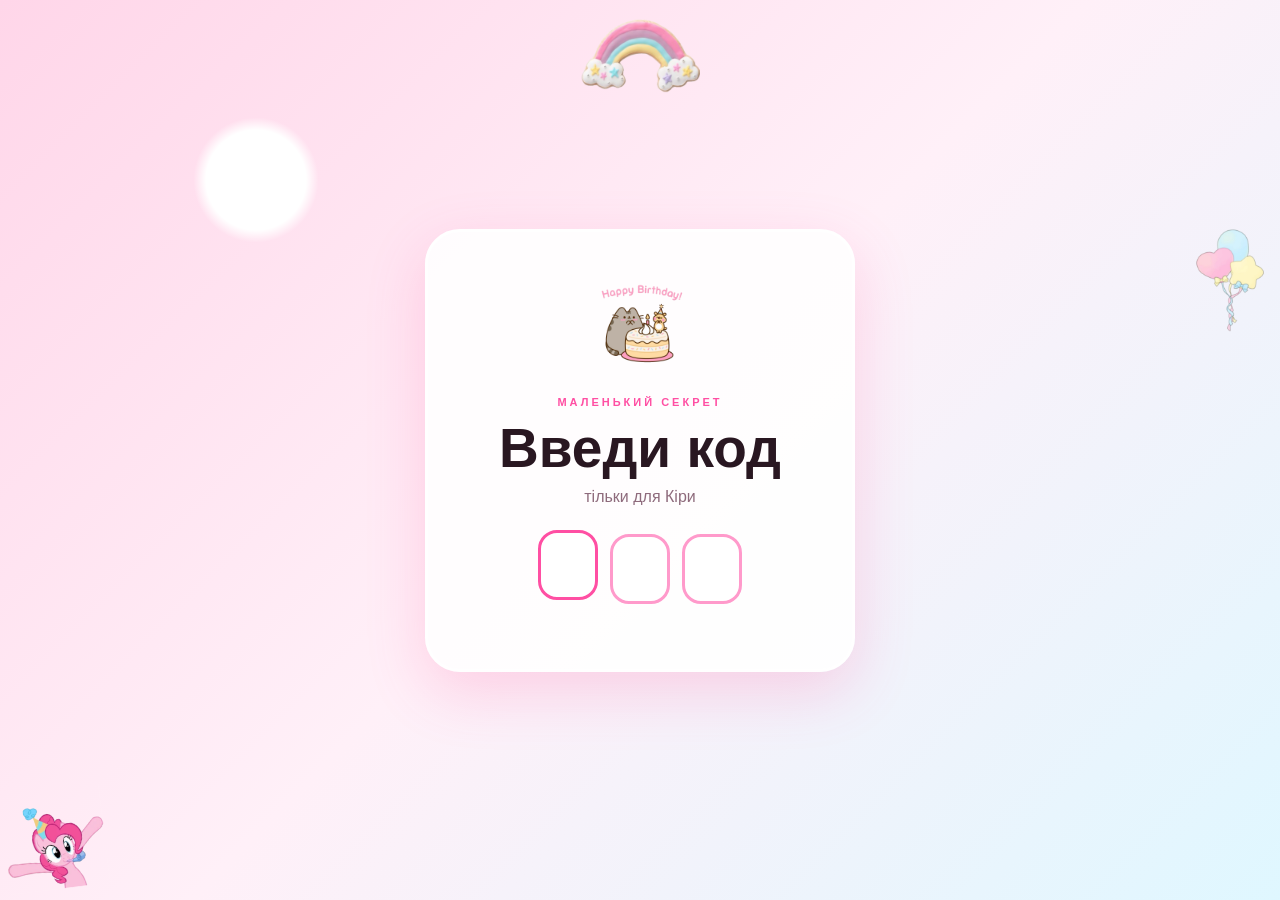
<file: index.html>
<!DOCTYPE html>
<html lang="uk">
<head>
  <meta charset="UTF-8">
  <meta name="viewport" content="width=device-width, initial-scale=1.0, maximum-scale=1.0, user-scalable=no">
  <title>Для Кіри 💗</title>
  <link rel="stylesheet" href="style.css">
</head>

<body class="page code-page">

<div class="decor rainbow">
  <img src="Без названия45_20260923132615.png">
</div>

<div class="decor pinkie">
  <img src="Без названия45_20260923132427.png">
</div>

<div class="decor balloons">
  <img src="Без названия45_20260923132637.png">
</div>

<div class="code-card">

  <img
    class="code-pusheen"
    src="Без названия45_20260923132322.png"
  >

  <p class="eyebrow">маленький секрет</p>

  <h1>Введи код</h1>

  <p class="subtext">тільки для Кіри</p>

  <div class="code-inputs">
    <input id="c1" maxlength="1" inputmode="numeric">
    <input id="c2" maxlength="1" inputmode="numeric">
    <input id="c3" maxlength="1" inputmode="numeric">
  </div>

  <p id="wrong" class="wrong">спробуй ще раз</p>

</div>

<audio id="music" loop>
  <source src="Happy birthday meow meow .mp3" type="audio/mpeg">
</audio>

<script>
document.addEventListener("DOMContentLoaded", function () {

  const inputs = [
    document.getElementById("c1"),
    document.getElementById("c2"),
    document.getElementById("c3")
  ];

  inputs[0].focus();

  inputs.forEach(function(input, index) {

    input.addEventListener("input", function() {

      input.value = input.value.replace(/\D/g, "");

      if (input.value && index < 2) {
        inputs[index + 1].focus();
      }

      if (
        inputs[0].value &&
        inputs[1].value &&
        inputs[2].value
      ) {

        const code =
          inputs[0].value +
          inputs[1].value +
          inputs[2].value;

        if (code === "123") {

          window.location.href = "fireworks.html";

        } else {

          const wrong = document.getElementById("wrong");

          if (wrong) {
            wrong.classList.add("show");
          }

          setTimeout(function() {
            inputs.forEach(function(item) {
              item.value = "";
            });

            if (wrong) {
              wrong.classList.remove("show");
            }

            inputs[0].focus();

          }, 700);
        }
      }

    });

  });

});
</script>
</body>
</html>
</file>
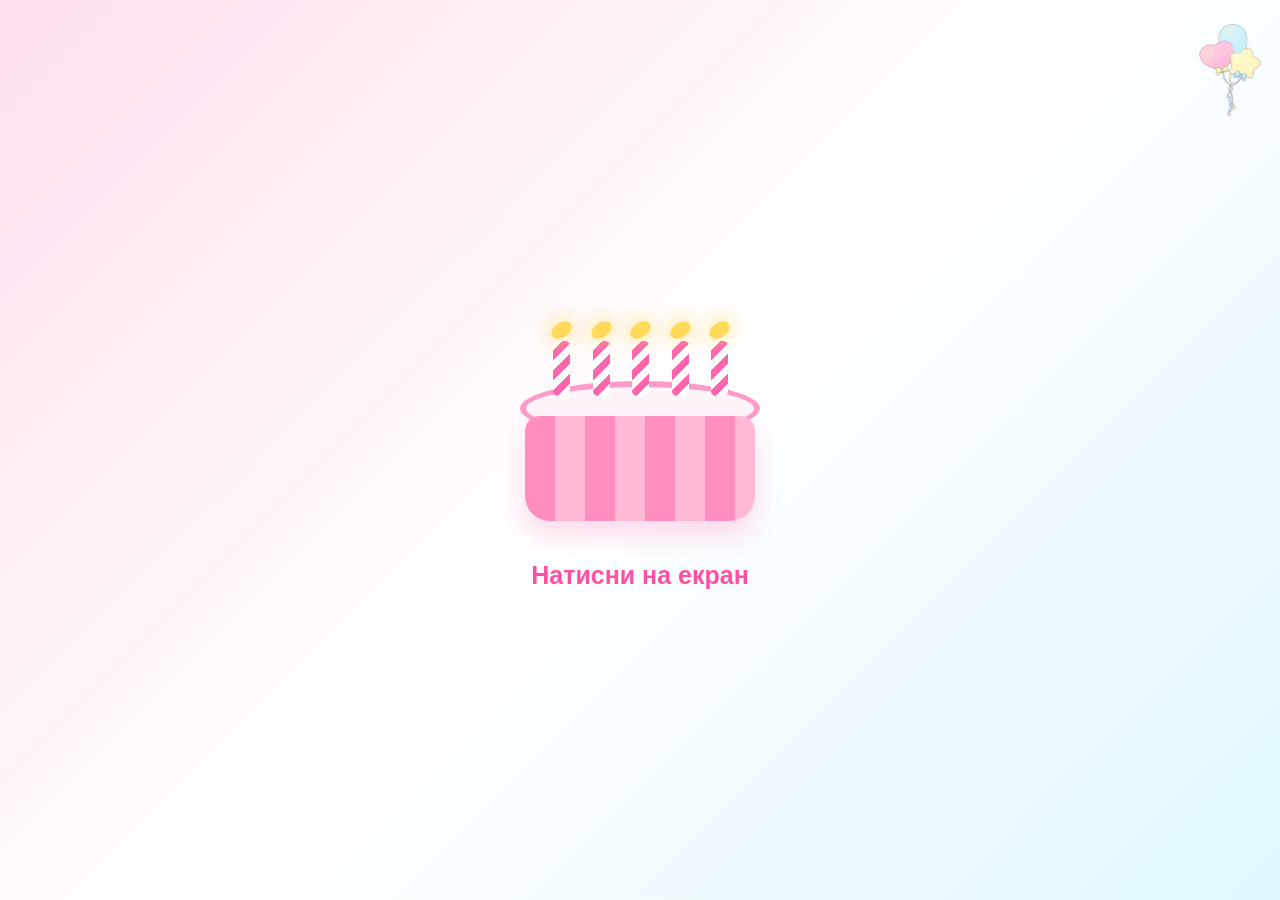
<file: cake.html>
<!DOCTYPE html>
<html lang="uk">
<head>
  <meta charset="UTF-8">
  <meta name="viewport" content="width=device-width, initial-scale=1.0, maximum-scale=1.0, user-scalable=no">
  <title>Загадай бажання 💗</title>
  <link rel="stylesheet" href="style.css">
</head>

<body class="page cake-page">

<img
  class="cake-decoration"
  src="Без названия45_20260923132637.png"
>

<div class="cake">

  <div class="candles">

    <div class="candle">
      <div class="flame"></div>
    </div>

    <div class="candle">
      <div class="flame"></div>
    </div>

    <div class="candle">
      <div class="flame"></div>
    </div>

    <div class="candle">
      <div class="flame"></div>
    </div>

    <div class="candle">
      <div class="flame"></div>
    </div>

  </div>

  <div class="cake-top"></div>
  <div class="cake-body"></div>

</div>

<h2 id="candleText">Натисни на екран</h2>

<script src="script.js"></script>
</body>
</html>
</file>
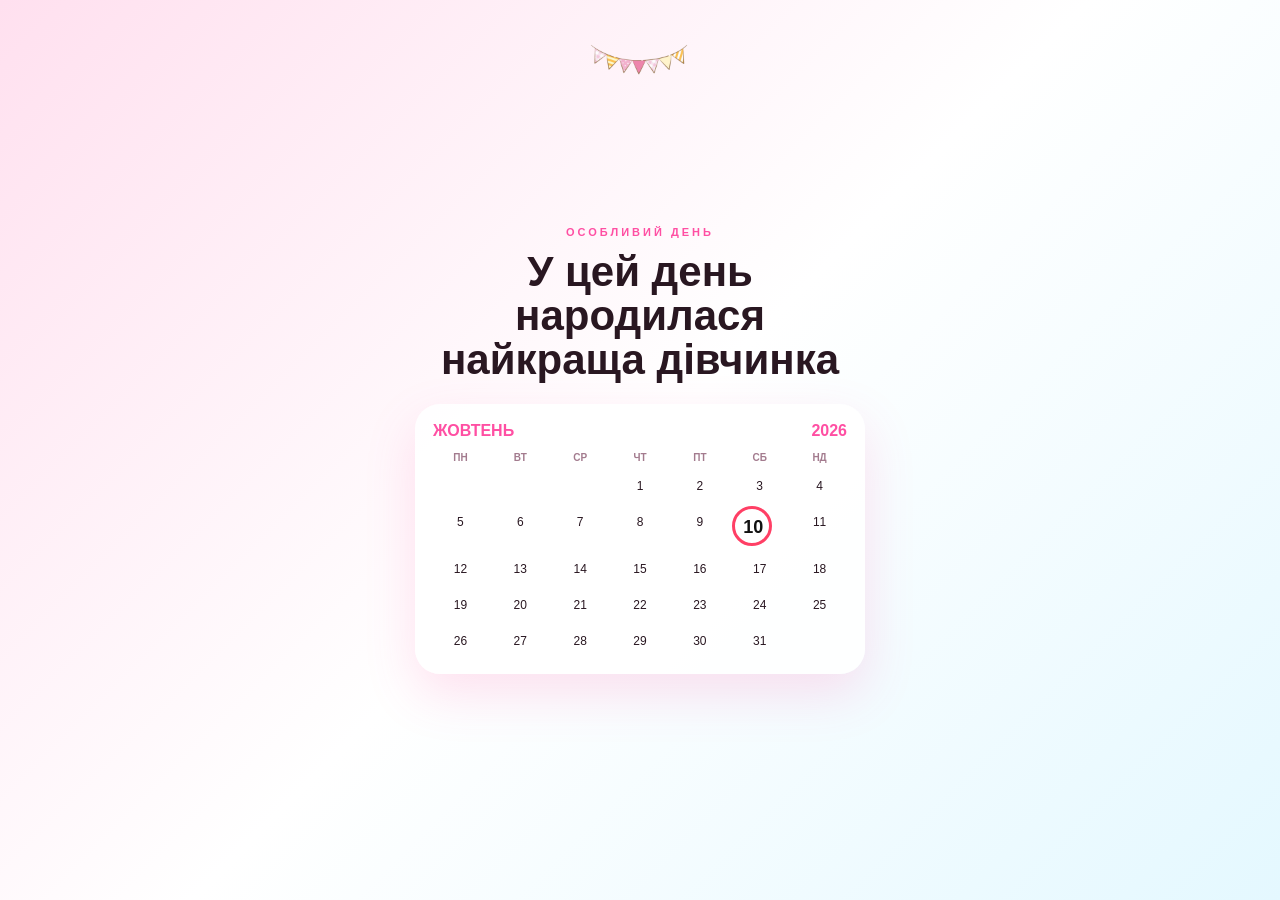
<file: date.html>
<!DOCTYPE html>
<html lang="uk">
<head>
  <meta charset="UTF-8">
  <meta name="viewport" content="width=device-width, initial-scale=1.0, maximum-scale=1.0, user-scalable=no">
  <title>10 жовтня 💗</title>
  <link rel="stylesheet" href="style.css">
</head>

<body class="page date-page">

  <img
    class="date-decoration"
    src="Без названия45_20260926100133.png"
  >

  <div class="date-content">

    <p class="eyebrow">особливий день</p>

    <h1>
      У цей день<br>
      народилася<br>
      найкраща дівчинка
    </h1>

    <div class="calendar">

      <div class="calendar-title">
        <span>ЖОВТЕНЬ</span>
        <b>2026</b>
      </div>

      <div class="weekdays">
        <span>ПН</span>
        <span>ВТ</span>
        <span>СР</span>
        <span>ЧТ</span>
        <span>ПТ</span>
        <span>СБ</span>
        <span>НД</span>
      </div>

      <div class="days">
        <i></i>
        <i></i>
        <i></i>

        <span>1</span>
        <span>2</span>
        <span>3</span>
        <span>4</span>
        <span>5</span>
        <span>6</span>
        <span>7</span>
        <span>8</span>
        <span>9</span>

        <strong class="birthday-day">10</strong>

        <span>11</span>
        <span>12</span>
        <span>13</span>
        <span>14</span>
        <span>15</span>
        <span>16</span>
        <span>17</span>
        <span>18</span>
        <span>19</span>
        <span>20</span>
        <span>21</span>
        <span>22</span>
        <span>23</span>
        <span>24</span>
        <span>25</span>
        <span>26</span>
        <span>27</span>
        <span>28</span>
        <span>29</span>
        <span>30</span>
        <span>31</span>
      </div>

    </div>

  </div>

  <script>
    setTimeout(function () {
      window.location.href = "photos.html";
    }, 6500);
  </script>

</body>
</html>
</file>
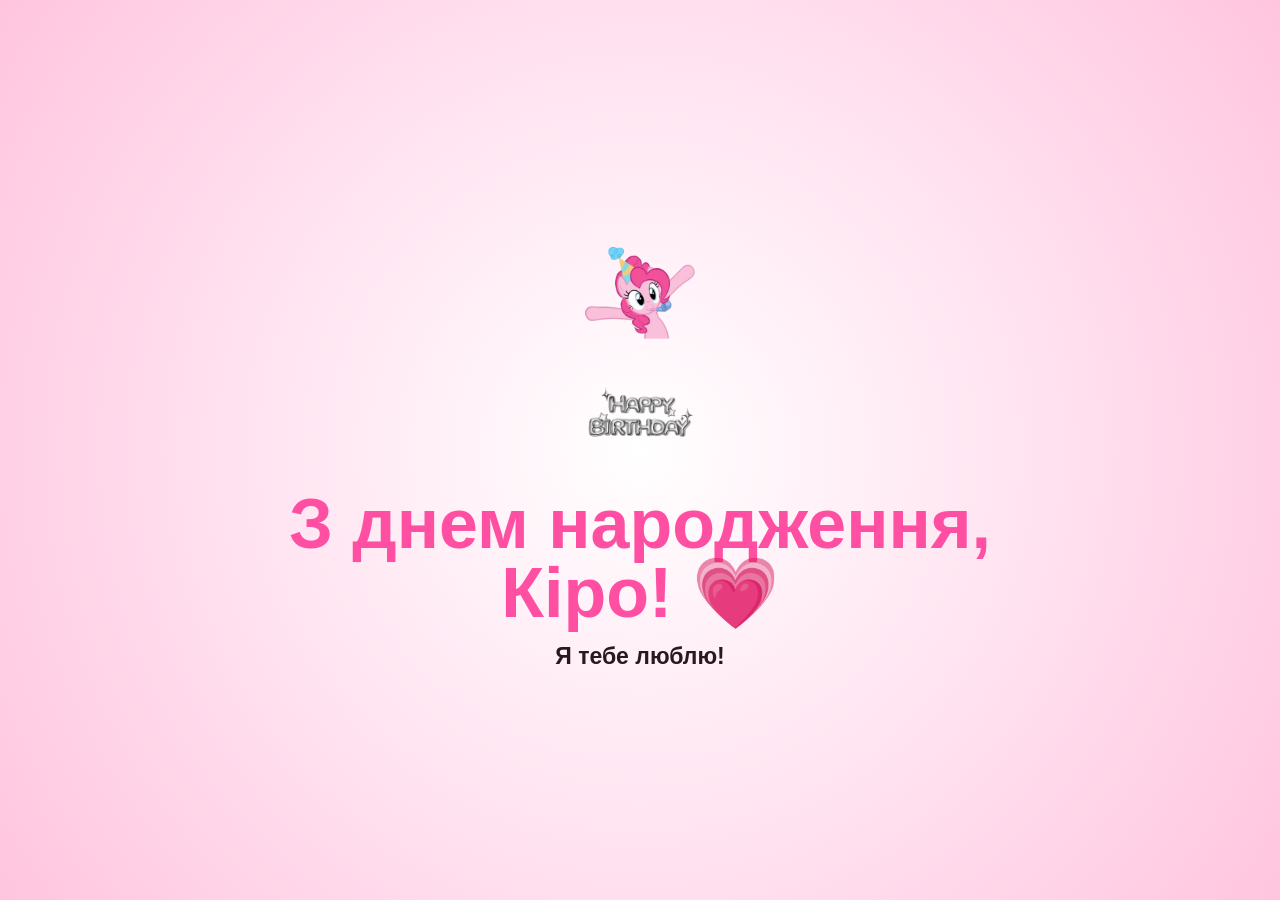
<file: final.html>
<!DOCTYPE html>
<html lang="uk">
<head>
  <meta charset="UTF-8">
  <meta name="viewport" content="width=device-width, initial-scale=1.0, maximum-scale=1.0, user-scalable=no">
  <title>Кіра 💗</title>
  <link rel="stylesheet" href="style.css">
</head>

<body class="page final-page">

<img
  class="final-pinkie"
  src="Без названия45_20260923132427.png"
>

<img
  class="final-birthday"
  src="Без названия45_20260923133026.png"
>

<h1>
  З днем народження,<br>
  Кіро! 💗
</h1>

<p>Я тебе люблю!</p>

<script src="script.js"></script>
</body>
</html>
</file>
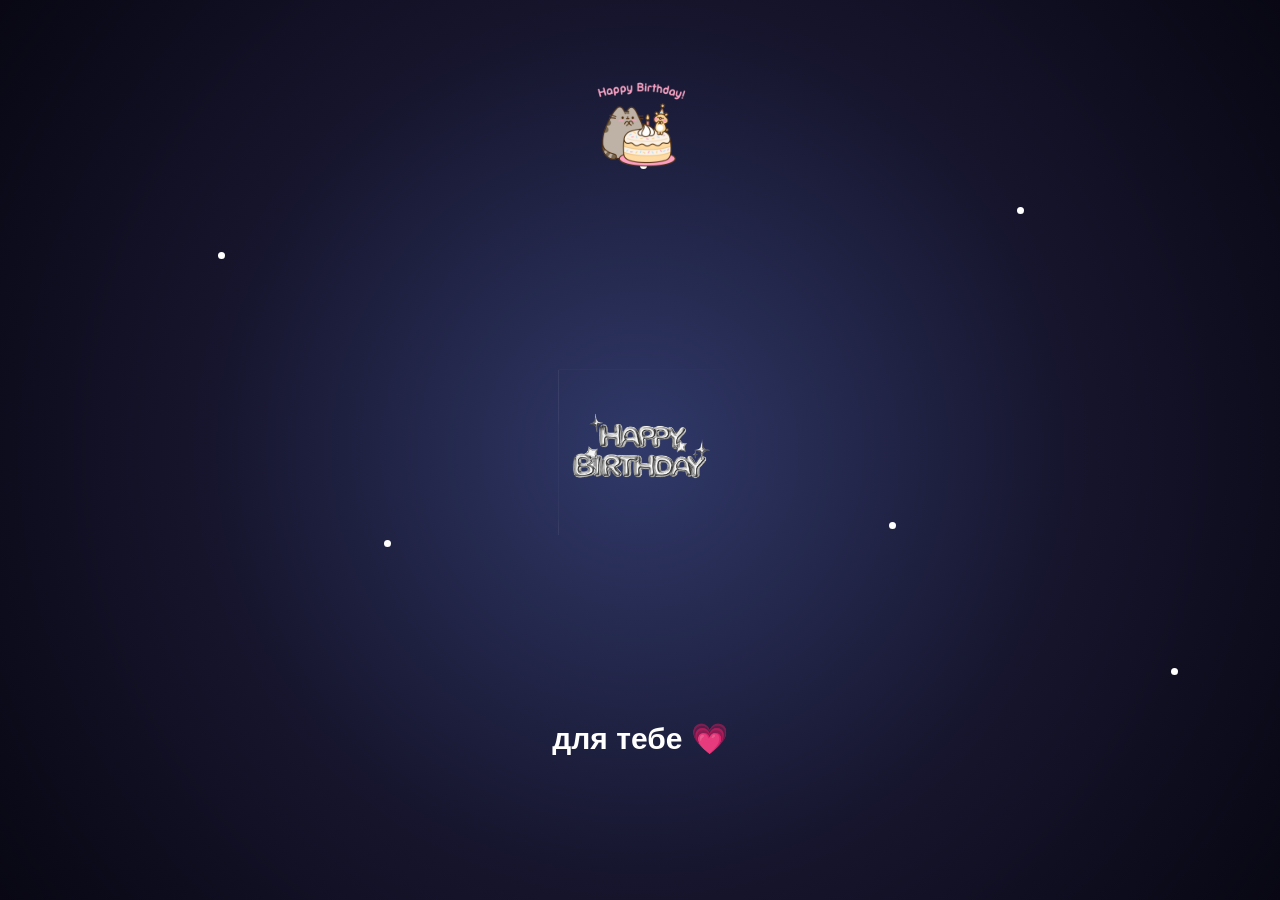
<file: fireworks.html>
<!DOCTYPE html>
<html lang="uk">
<head>
  <meta charset="UTF-8">
  <meta name="viewport" content="width=device-width, initial-scale=1.0, maximum-scale=1.0, user-scalable=no">
  <title>Для Кіри 💗</title>
  <link rel="stylesheet" href="style.css">
</head>

<body class="page fireworks-page">

  <div class="firework f1"></div>
  <div class="firework f2"></div>
  <div class="firework f3"></div>
  <div class="firework f4"></div>
  <div class="firework f5"></div>
  <div class="firework f6"></div>

  <img
    class="firework-pusheen"
    src="Без названия45_20260923132322.png"
  >

  <img
    class="birthday-img"
    src="Без названия45_20260923133026.png"
  >

  <h1 class="firework-text">для тебе 💗</h1>

  <script>
    setTimeout(function () {
      window.location.href = "date.html";
    }, 5000);
  </script>

</body>
</html>
</file>
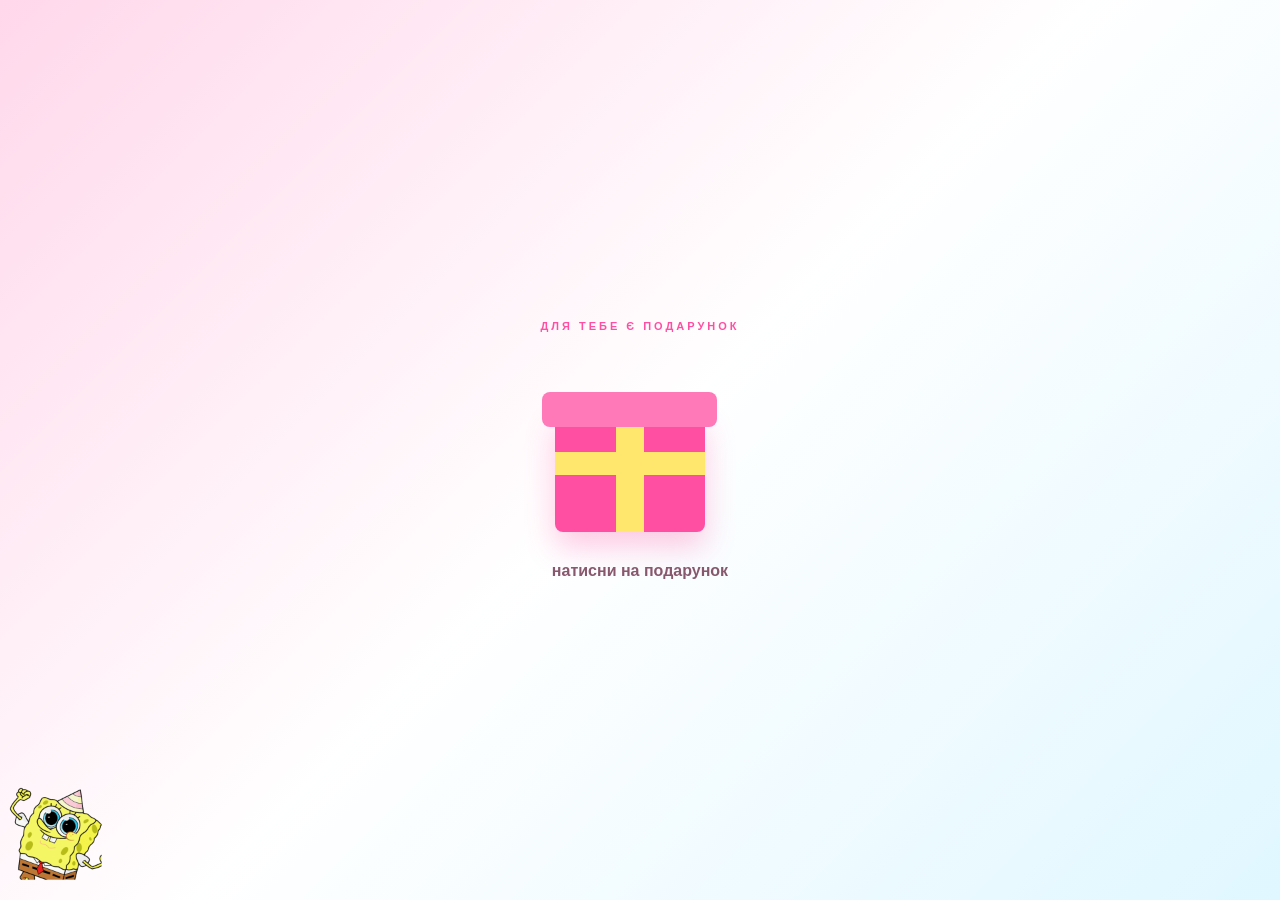
<file: gift.html>
<!DOCTYPE html>
<html lang="uk">
<head>
  <meta charset="UTF-8">
  <meta name="viewport" content="width=device-width, initial-scale=1.0, maximum-scale=1.0, user-scalable=no">
  <title>Подарунок 💗</title>
  <link rel="stylesheet" href="style.css">
</head>

<body class="page gift-page">

<img
  class="gift-decoration"
  src="Без названия45_20260923133508.png"
>

<div id="giftContent">

  <p class="eyebrow">для тебе є подарунок</p>

  <div class="gift" id="gift">

    <div class="gift-lid"></div>

    <div class="gift-box">
      <div class="ribbon-v"></div>
      <div class="ribbon-h"></div>
    </div>

  </div>

  <p id="giftHint">натисни на подарунок</p>

</div>


<div class="ring-content" id="ringContent">

  <div class="ring">💍</div>

  <h1>Це кільце для тебе</h1>

  <p>
    Хоч ми й на відстані,<br>
    я все одно хочу<br>
    подарувати тобі букетик<br>
    і кільце
  </p>

  <div class="bouquet">💐</div>

  <b>Дякую за те, що ти є 💗</b>

</div>

<script src="script.js"></script>
</body>
</html>
</file>
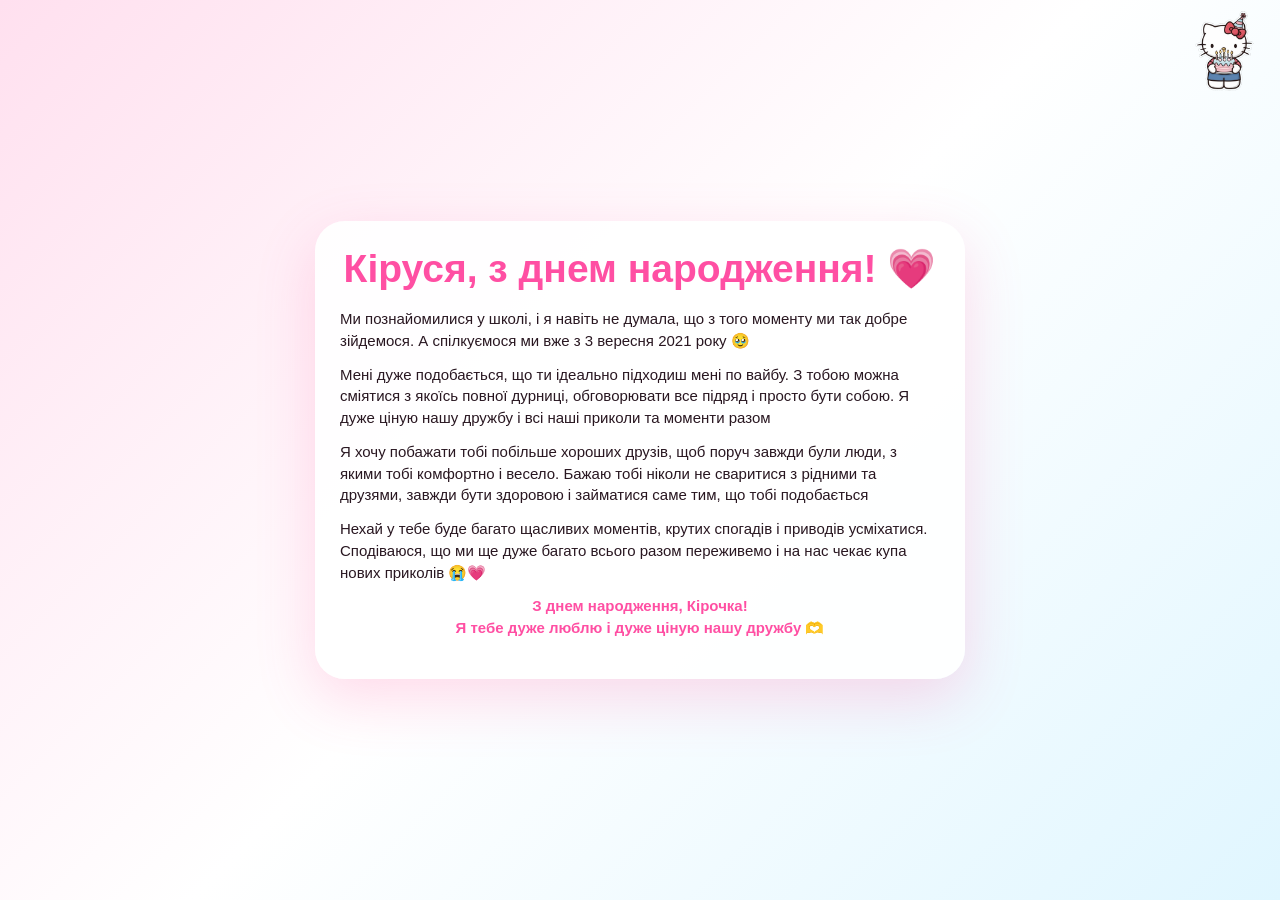
<file: letter.html>
<!DOCTYPE html>
<html lang="uk">
<head>
  <meta charset="UTF-8">
  <meta name="viewport" content="width=device-width, initial-scale=1.0, maximum-scale=1.0, user-scalable=no">
  <title>Для Кіри 💗</title>
  <link rel="stylesheet" href="style.css">
</head>

<body class="page letter-page">

  <img
    class="letter-kitty"
    src="Без названия45_20260923133159.png"
  >

  <div class="letter">

    <h1>Кіруся, з днем народження! 💗</h1>

    <p>
      Ми познайомилися у школі, і я навіть не думала,
      що з того моменту ми так добре зійдемося.
      А спілкуємося ми вже з 3 вересня 2021 року 🥹
    </p>

    <p>
      Мені дуже подобається, що ти ідеально підходиш
      мені по вайбу. З тобою можна сміятися з якоїсь
      повної дурниці, обговорювати все підряд і просто
      бути собою. Я дуже ціную нашу дружбу і всі наші
      приколи та моменти разом
    </p>

    <p>
      Я хочу побажати тобі побільше хороших друзів,
      щоб поруч завжди були люди, з якими тобі
      комфортно і весело. Бажаю тобі ніколи не
      сваритися з рідними та друзями, завжди бути
      здоровою і займатися саме тим, що тобі подобається
    </p>

    <p>
      Нехай у тебе буде багато щасливих моментів,
      крутих спогадів і приводів усміхатися.
      Сподіваюся, що ми ще дуже багато всього разом
      переживемо і на нас чекає купа нових приколів 😭💗
    </p>

    <p class="letter-end">
      З днем народження, Кірочка!<br>
      Я тебе дуже люблю і дуже ціную нашу дружбу 🫶
    </p>

  </div>

  <script>
    setTimeout(function () {
      location.replace("cake.html");
    }, 12000);
  </script>

</body>
</html>
</file>
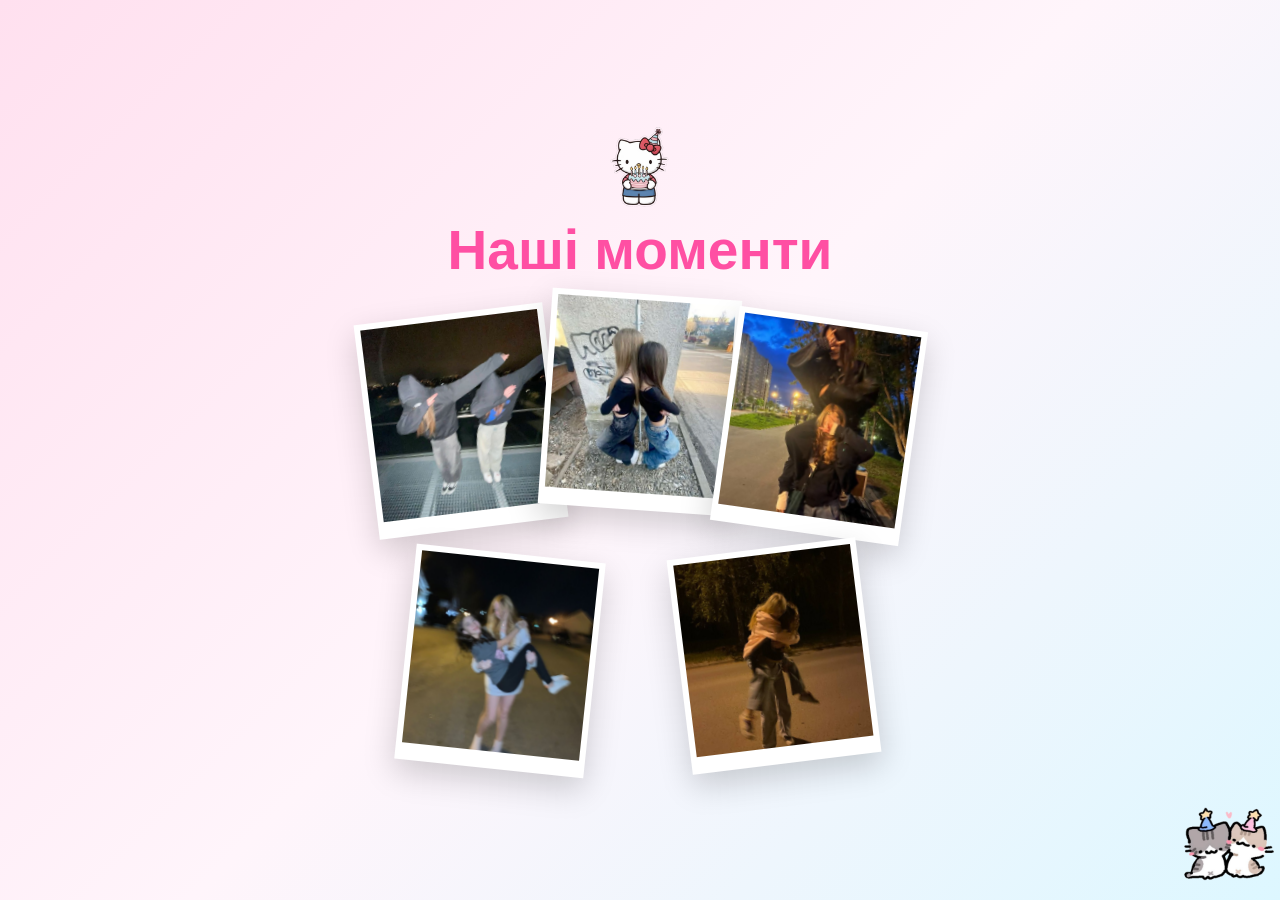
<file: photos.html>
<!DOCTYPE html>
<html lang="uk">
<head>
  <meta charset="UTF-8">
  <meta name="viewport" content="width=device-width, initial-scale=1.0, maximum-scale=1.0, user-scalable=no">
  <title>Наші моменти 💗</title>
  <link rel="stylesheet" href="style.css">
</head>

<body class="page photos-page">

<img
  class="kitty-top"
  src="Без названия45_20260923133159.png"
>

<img
  class="photos-corner"
  src="Без названия45_20260923134228.png"
>

<h1>Наші моменти</h1>

<div class="photo-collage">

  <img src="IMG_5904.jpeg">
  <img src="IMG_5905.jpeg">
  <img src="IMG_5906.jpeg">
  <img src="IMG_5907.jpeg">
  <img src="IMG_5908.jpeg">

</div>

<script src="script.js"></script>
</body>
</html>
</file>
<file: style.css>
* {
  box-sizing: border-box;
  margin: 0;
  padding: 0;
}

html,
body {
  width: 100%;
  height: 100%;
  overflow: hidden;
}

body {
  font-family: Arial, sans-serif;
  color: #291721;
  touch-action: manipulation;
}

.page {
  position: relative;
  width: 100%;
  height: 100vh;
  height: 100dvh;
  overflow: hidden;

  display: flex;
  align-items: center;
  justify-content: center;

  opacity: 1;
  transition: opacity .9s ease;
}

.page-leaving {
  opacity: 0;
}


/* ДЕКОР */

.decor {
  position: absolute;
  pointer-events: none;
  z-index: 10;
}

.decor img,
.page > img {
  display: block;
  width: 100%;
  height: auto;
}

.rainbow {
  width: 120px;
  top: -10px;
  left: 50%;
  transform: translateX(-50%);
}

.pinkie {
  width: 100px;
  left: 5px;
  bottom: 10px;
  transform: rotate(-7deg);
}

.balloons {
  width: 110px;
  right: -5px;
  top: 25%;
}


/* КОД */

.code-page {
  background:
    radial-gradient(circle at 20% 20%, white 0 4%, transparent 5%),
    linear-gradient(135deg, #ffd6e9, #fff0f8, #dff7ff);
}

.code-card {
  width: min(88%, 430px);
  padding: 35px 25px;

  text-align: center;

  background: rgba(255,255,255,.9);
  border: 3px solid white;
  border-radius: 35px;

  box-shadow: 0 20px 60px rgba(255,70,150,.2);

  animation: appear 1s ease;
}

.code-pusheen {
  width: 115px !important;
  margin: 0 auto 10px;
  animation: float 3s infinite ease-in-out;
}

.eyebrow {
  color: #ff4fa3;
  font-size: 11px;
  font-weight: 900;
  letter-spacing: 3px;
  text-transform: uppercase;
}

.code-card h1 {
  margin-top: 8px;
  font-size: clamp(38px, 10vw, 55px);
  font-weight: 900;
}

.subtext {
  margin-top: 8px;
  color: #8e6b7c;
}

.code-inputs {
  display: flex;
  justify-content: center;
  gap: 12px;
  margin-top: 28px;
}

.code-inputs input {
  width: 60px;
  height: 70px;

  border: 3px solid #ff9acb;
  border-radius: 19px;

  outline: none;
  background: white;

  text-align: center;
  font-size: 30px;
  font-weight: 900;
  color: #ff4fa3;
}

.code-inputs input:focus {
  border-color: #ff4fa3;
  transform: translateY(-4px);
}

.wrong {
  height: 18px;
  margin-top: 12px;
  color: #e34b79;
  font-size: 13px;
  opacity: 0;
}

.wrong.show {
  opacity: 1;
}


/* САЛЮТ */

.fireworks-page {
  background:
    radial-gradient(circle at center, #303969, #16152d 55%, #080713);
  color: white;
}

.firework {
  position: absolute;
  width: 7px;
  height: 7px;
  border-radius: 50%;
  background: white;
  animation: boom 2.3s infinite;
}

.f1 {
  left: 17%;
  top: 28%;
}

.f2 {
  right: 20%;
  top: 23%;
  animation-delay: .4s;
}

.f3 {
  left: 30%;
  top: 60%;
  animation-delay: .8s;
}

.f4 {
  right: 30%;
  top: 58%;
  animation-delay: 1.1s;
}

.f5 {
  left: 50%;
  top: 18%;
  animation-delay: 1.4s;
}

.f6 {
  right: 8%;
  bottom: 25%;
  animation-delay: 1.7s;
}

.firework-pusheen {
  position: absolute;
  width: 125px !important;
  top: 7%;
  left: 50%;
  transform: translateX(-50%);
}

.birthday-img {
  position: absolute;
  width: min(78%, 400px) !important;
  max-height: 170px;
  object-fit: contain;
  top: 22%;
  left: 50%;
  transform: translateX(-50%);
}

.firework-text {
  position: absolute;
  bottom: 16%;
  font-size: 30px;
  animation: pulse 1.5s infinite;
}


/* ДАТА */

.date-page {
  background: linear-gradient(135deg, #ffe0ef, #fff, #e4f8ff);
}

.date-decoration {
  position: absolute;
  top: 12px;
  left: 50%;
  transform: translateX(-50%);
  width: 100px !important;
}

.date-content {
  width: min(90%, 450px);
  text-align: center;
}

.date-content h1 {
  margin: 12px 0 22px;
  font-size: clamp(25px, 7vw, 42px);
  line-height: 1.05;
}

.calendar {
  width: 100%;
  padding: 18px;

  background: rgba(255,255,255,.93);
  border-radius: 25px;

  box-shadow: 0 20px 50px rgba(255,80,160,.17);
}

.calendar-title {
  display: flex;
  justify-content: space-between;
  padding-bottom: 12px;

  color: #ff4fa3;
  font-weight: 900;
}

.weekdays,
.days {
  display: grid;
  grid-template-columns: repeat(7, 1fr);
  gap: 5px;
}

.weekdays {
  margin-bottom: 7px;
  color: #a37b8e;
  font-size: 10px;
  font-weight: 900;
}

.days span,
.days i,
.days strong {
  height: 31px;

  display: flex;
  align-items: center;
  justify-content: center;

  font-size: 12px;
  font-style: normal;
}

.days strong {
  position: relative;
  color: white;
  z-index: 1;
}

.days strong::before {
  content: "";

  position: absolute;
  width: 34px;
  height: 34px;

  border: 3px solid #ff4f70;
  border-radius: 50%;

  z-index: -1;
}


/* ФОТО */

.photos-page {
  flex-direction: column;
  background: linear-gradient(135deg, #ffe0ef, #fff5fb, #ddf7ff);
}

.photos-page h1 {
  position: relative;
  z-index: 5;

  margin-bottom: 12px;

  font-size: clamp(35px, 9vw, 55px);
  color: #ff4fa3;
}

.kitty-top {
  width: 90px !important;
  margin-bottom: 2px;
  animation: float 3s infinite ease-in-out;
}

.photos-corner {
  position: absolute;
  right: 3px;
  bottom: 5px;
  width: 100px !important;
}

.photo-collage {
  position: relative;
  width: min(92vw, 560px);
  height: min(62vh, 480px);
}

.photo-collage img {
  position: absolute;

  width: 34%;
  height: 45%;

  object-fit: cover;

  border: 6px solid white;
  border-bottom-width: 17px;

  box-shadow: 0 12px 30px rgba(0,0,0,.18);

  animation: photoAppear .8s both;
}

.photo-collage img:nth-child(1) {
  left: 1%;
  top: 4%;
  transform: rotate(-7deg);
}

.photo-collage img:nth-child(2) {
  left: 33%;
  top: 0;
  transform: rotate(4deg);
  animation-delay: .12s;
}

.photo-collage img:nth-child(3) {
  right: 1%;
  top: 5%;
  transform: rotate(8deg);
  animation-delay: .24s;
}

.photo-collage img:nth-child(4) {
  left: 8%;
  bottom: 1%;
  transform: rotate(6deg);
  animation-delay: .36s;
}

.photo-collage img:nth-child(5) {
  right: 9%;
  bottom: 2%;
  transform: rotate(-7deg);
  animation-delay: .48s;
}


/* ПОДАРОК */

.gift-page {
  flex-direction: column;
  text-align: center;
  background: linear-gradient(135deg, #ffd8eb, #fff, #e0f7ff);
}

.gift-decoration {
  position: absolute;
  left: 5px;
  bottom: 15px;
  width: 100px !important;
}

.gift {
  position: relative;

  width: 180px;
  height: 180px;

  margin-top: 30px;

  cursor: pointer;

  transition: transform .8s cubic-bezier(.2,.8,.2,1);
}

.gift-box {
  position: absolute;

  left: 15px;
  bottom: 10px;

  width: 150px;
  height: 120px;

  border-radius: 8px;
  background: #ff4fa3;

  box-shadow: 0 15px 30px rgba(255,79,163,.3);
}

.gift-lid {
  position: absolute;

  z-index: 3;

  left: 2px;
  top: 30px;

  width: 175px;
  height: 35px;

  border-radius: 8px;
  background: #ff78b8;

  transition: .6s;
}

.gift.opened .gift-lid {
  transform: translateY(-25px) rotate(-4deg);
}

.ribbon-v {
  position: absolute;

  left: 61px;

  width: 28px;
  height: 100%;

  background: #ffe66d;
}

.ribbon-h {
  position: absolute;

  top: 40px;

  width: 100%;
  height: 23px;

  background: #ffe66d;
}

#giftHint {
  margin-top: 20px;
  color: #87596d;
  font-weight: 700;
  transition: .4s;
}

.ring-content {
  position: absolute;

  width: 90%;
  max-width: 430px;

  text-align: center;

  opacity: 0;
  transform: scale(.5);

  transition: 1s;
  pointer-events: none;
}

.ring-content.show {
  opacity: 1;
  transform: scale(1);
}

.ring {
  font-size: 90px;
  animation: float 2s infinite ease-in-out;
}

.ring-content h1 {
  color: #ff4fa3;
  font-size: 30px;
}

.ring-content p {
  margin-top: 12px;
  line-height: 1.5;
}

.bouquet {
  margin: 12px;
  font-size: 65px;
}

.ring-content b {
  color: #ff4fa3;
}


/* ПИСЬМО */

.letter-page {
  padding: 20px;
  background: linear-gradient(135deg, #ffe0ef, #fff, #e0f6ff);
}

.letter {
  width: min(92%, 650px);
  max-height: 88vh;

  padding: 28px 25px;

  overflow: hidden;

  background: rgba(255,255,255,.94);
  border-radius: 30px;

  box-shadow: 0 20px 60px rgba(255,70,150,.2);
}

.letter h1 {
  margin-bottom: 18px;

  text-align: center;

  color: #ff4fa3;
  font-size: clamp(25px, 7vw, 39px);
  line-height: 1.05;
}

.letter p {
  margin-bottom: 12px;

  font-size: clamp(12px, 3.2vw, 15px);
  line-height: 1.45;
}

.letter-end {
  text-align: center;
  color: #ff4fa3;
  font-weight: 800;
}

.letter-kitty {
  position: absolute;

  top: 10px;
  right: 10px;

  width: 90px !important;
}


/* ТОРТ */

.cake-page {
  flex-direction: column;
  background: linear-gradient(135deg, #ffe0ef, #fff, #e0f7ff);
}

.cake-decoration {
  position: absolute;
  right: 0;
  top: 20px;
  width: 100px !important;
}

.cake {
  position: relative;
  width: 270px;
  height: 230px;
}

.cake-body {
  position: absolute;

  left: 20px;
  bottom: 20px;

  width: 230px;
  height: 105px;

  border-radius: 15px 15px 25px 25px;

  background: repeating-linear-gradient(
    90deg,
    #ff8ebf 0,
    #ff8ebf 30px,
    #ffb9d7 30px,
    #ffb9d7 60px
  );

  box-shadow: 0 15px 25px rgba(255,79,163,.2);
}

.cake-top {
  position: absolute;

  left: 15px;
  bottom: 105px;

  width: 240px;
  height: 55px;

  border-radius: 50%;

  background: #fff4fa;
  border: 6px solid #ff9aca;
}

.candles {
  position: absolute;

  z-index: 5;

  left: 48px;
  bottom: 145px;

  width: 175px;

  display: flex;
  justify-content: space-between;
}

.candle {
  position: relative;

  width: 17px;
  height: 55px;

  border-radius: 5px;

  background: repeating-linear-gradient(
    135deg,
    white 0,
    white 7px,
    #ff65ad 7px,
    #ff65ad 14px
  );
}

.flame {
  position: absolute;

  width: 15px;
  height: 22px;

  left: 1px;
  top: -22px;

  border-radius: 60% 40% 60% 40%;

  background: #ffd95a;

  transform: rotate(45deg);

  box-shadow: 0 0 20px #ffd95a;

  animation: flame 1s infinite alternate;
}

.flame.blown {
  opacity: 0;
  transform: translateY(-20px) scale(.2) rotate(45deg);
  transition: .9s;
}

.cake-page h2 {
  margin-top: 20px;

  color: #ff4fa3;
  font-size: 25px;

  animation: pulse 1.5s infinite;
}


/* ФИНАЛ */

.final-page {
  flex-direction: column;
  text-align: center;

  background:
    radial-gradient(circle at center, white, #ffe0ef 55%, #ffc5df);
}

.final-pinkie {
  width: 110px !important;
  animation: float 3s infinite ease-in-out;
}

.final-birthday {
  width: min(75%, 400px) !important;
  max-height: 130px;
  object-fit: contain;
  margin: 10px 0;
}

.final-page h1 {
  color: #ff4fa3;
  font-size: clamp(40px, 10vw, 70px);
  line-height: .98;

  animation: appear 1s ease;
}

.final-page p {
  margin-top: 16px;
  font-size: 23px;
  font-weight: 800;

  animation: pulse 2s infinite;
}


/* АНИМАЦИИ */

@keyframes appear {
  from {
    opacity: 0;
    transform: translateY(25px) scale(.95);
  }

  to {
    opacity: 1;
    transform: translateY(0) scale(1);
  }
}

@keyframes float {
  0%, 100% {
    transform: translateY(0);
  }

  50% {
    transform: translateY(-12px);
  }
}

@keyframes pulse {
  0%, 100% {
    transform: scale(1);
  }

  50% {
    transform: scale(1.06);
  }
}

@keyframes shake {
  0%, 100% {
    transform: translateX(0);
  }

  25% {
    transform: translateX(-8px);
  }

  75% {
    transform: translateX(8px);
  }
}

@keyframes photoAppear {
  from {
    opacity: 0;
    transform: scale(.7) rotate(0);
  }

  to {
    opacity: 1;
  }
}

@keyframes boom {

  0% {
    opacity: 0;
    transform: scale(.1);
    box-shadow: none;
  }

  20% {
    opacity: 1;
    transform: scale(1);

    box-shadow:
      0 -75px 0 white,
      53px -53px 0 #ff75bd,
      75px 0 0 white,
      53px 53px 0 #ffe36d,
      0 75px 0 white,
      -53px 53px 0 #8fe6ff,
      -75px 0 0 white,
      -53px -53px 0 #ff75bd;
  }

  65% {
    opacity: 1;
    transform: scale(1.1);
  }

  100% {
    opacity: 0;
    transform: scale(1.5);
  }

}

@keyframes flame {

  from {
    transform: rotate(42deg) scale(1);
  }

  to {
    transform: rotate(48deg) scale(1.12);
  }

}


/* ТЕЛЕФОН */

@media (max-width: 600px) {

  .code-card {
    padding: 30px 18px;
  }

  .code-inputs input {
    width: 56px;
    height: 65px;
  }

  .photo-collage {
    height: 57vh;
  }

  .photo-collage img {
    width: 31%;
    height: 43%;
  }

  .letter {
    padding: 23px 18px;
  }

  .letter p {
    font-size: 12px;
    line-height: 1.4;
    margin-bottom: 9px;
  }

  .cake {
    transform: scale(.85);
  }

}
/* САЛЮТ — КАРТИНКА ПО ЦЕНТРУ */

.fireworks-page .birthday-img {
  position: absolute;
  left: 50%;
  top: 50%;
  transform: translate(-50%, -50%);
  width: min(85vw, 520px);
  height: auto;
  z-index: 10;
}


/* ЧИСЛО 10 В КАЛЕНДАРЕ */

.date-page .days .birthday-day {
  position: relative;
  display: flex;
  align-items: center;
  justify-content: center;
  width: 42px;
  height: 42px;
  color: #111 !important;
  font-size: 18px;
  font-style: normal;
  font-weight: 800;
  z-index: 5;
}

.date-page .days .birthday-day::before {
  content: "";
  position: absolute;
  inset: 0;
  border: 3px solid #ff3f65;
  border-radius: 50%;
  z-index: -1;
}

.date-page .days .birthday-day {
  color: #111 !important;
  opacity: 1 !important;
}
</file>
